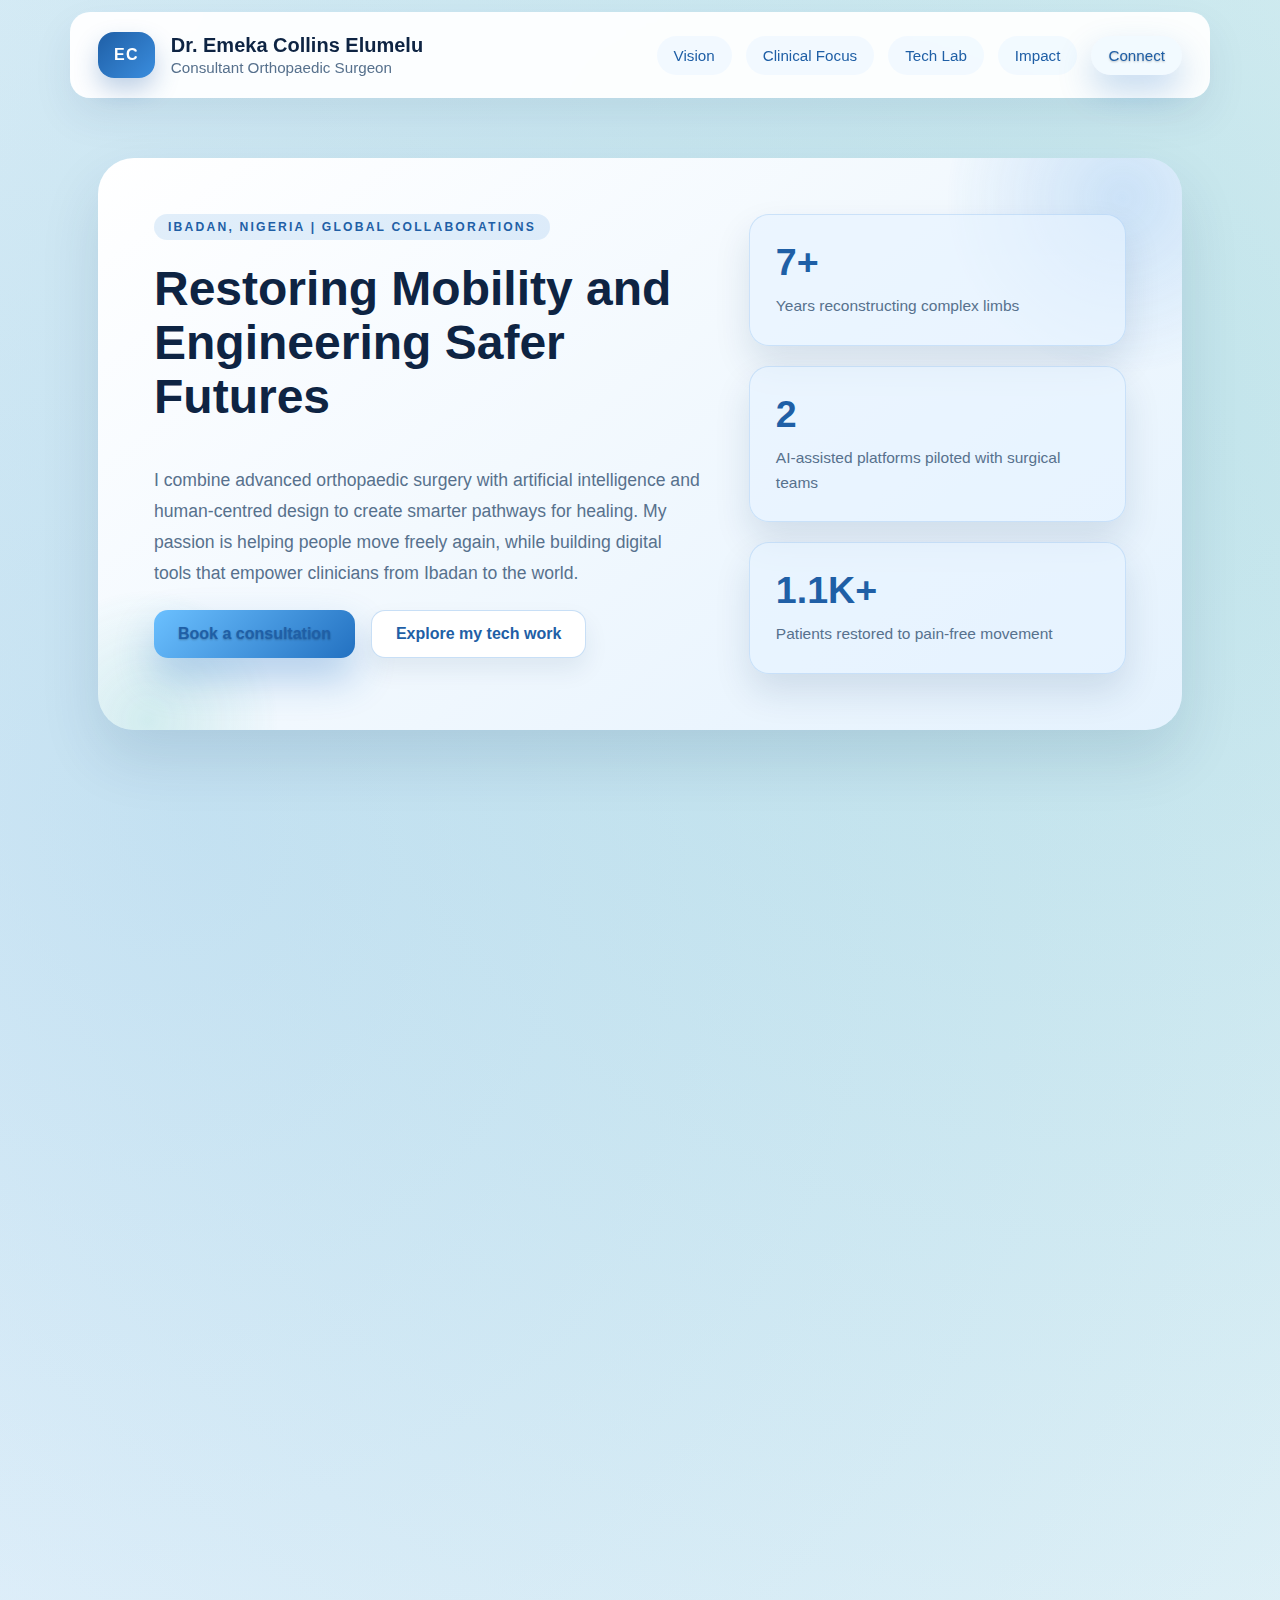
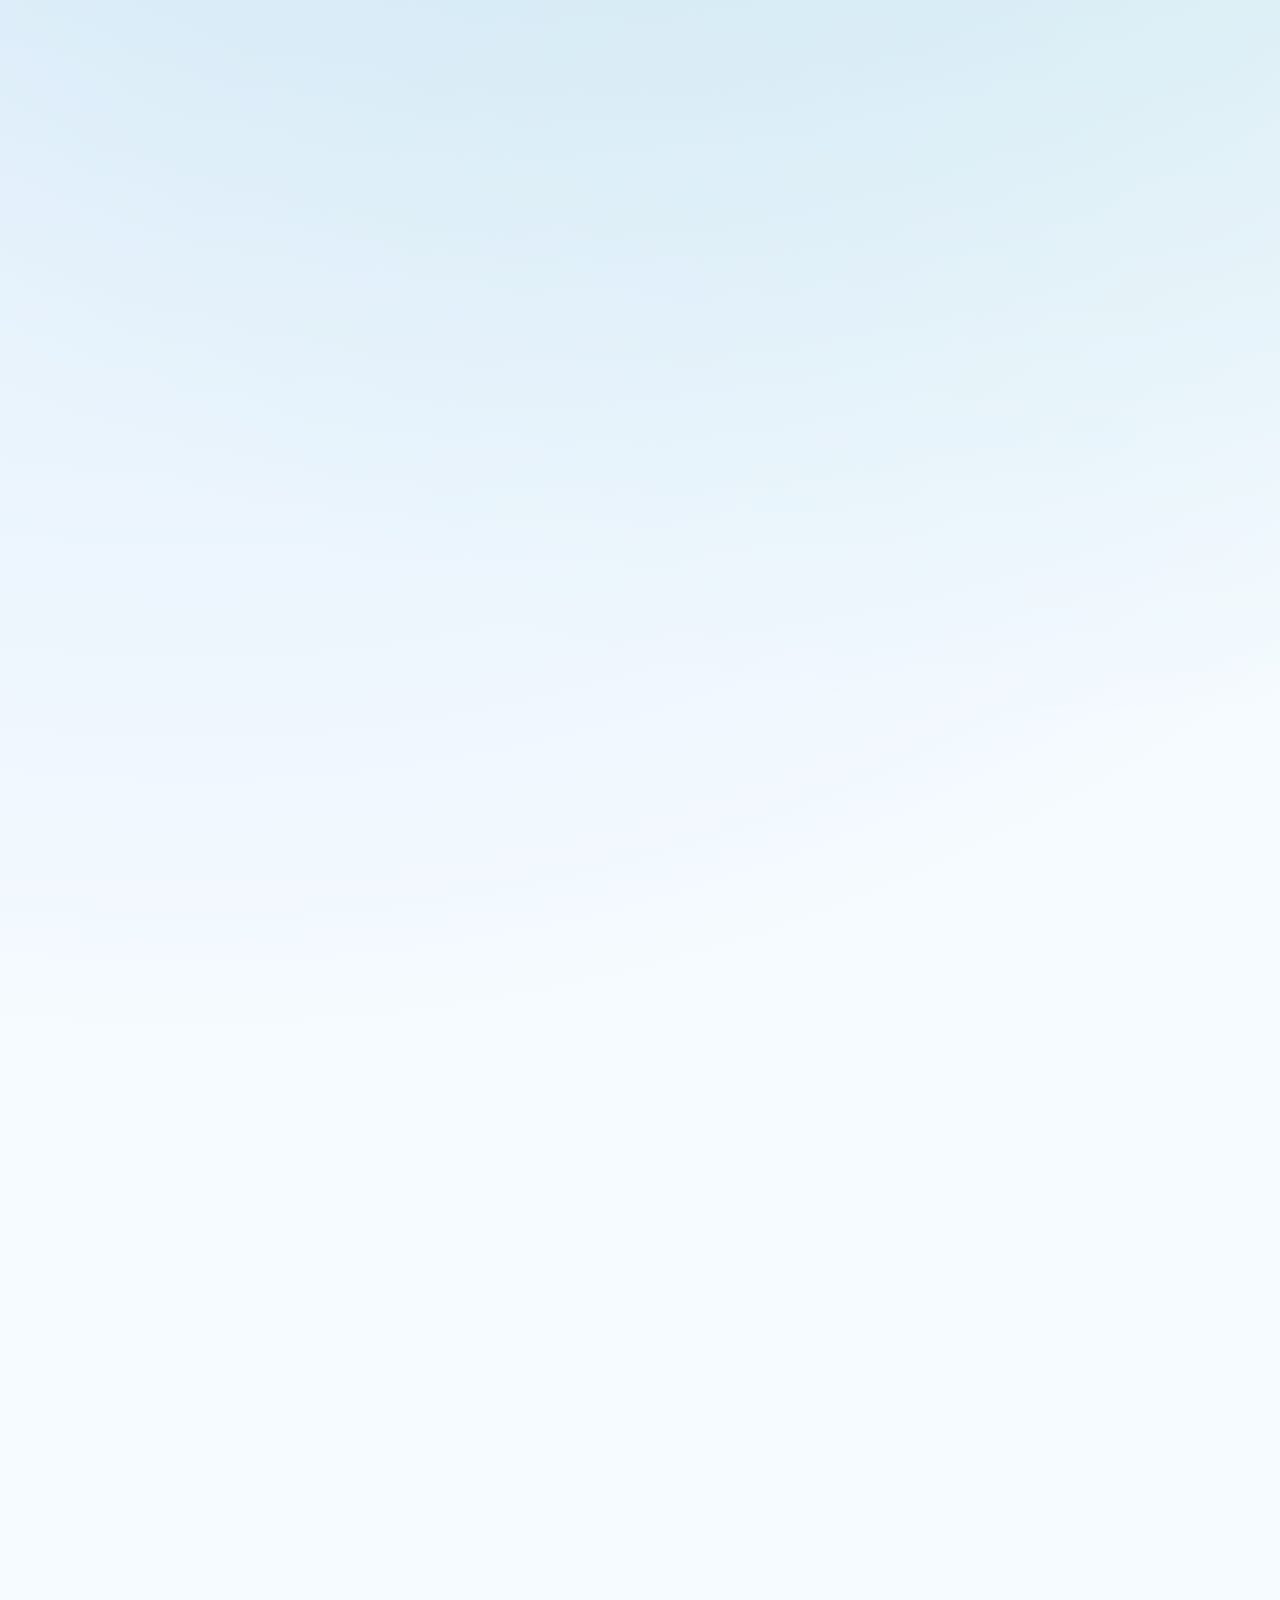
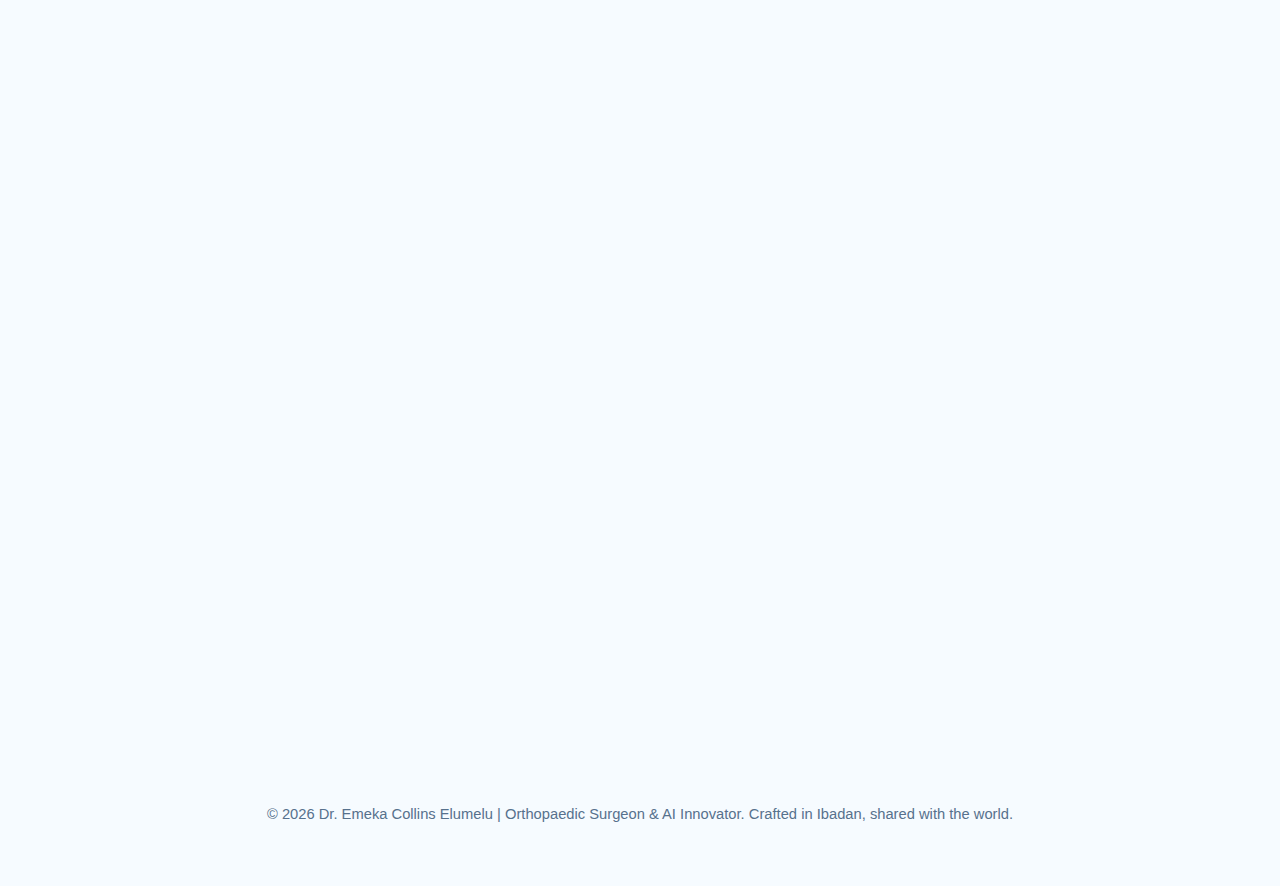
<file: index.html>
<!DOCTYPE html>
<html lang="en">
  <head>
    <meta charset="UTF-8" />
    <meta name="viewport" content="width=device-width, initial-scale=1.0" />
    <title>
      Dr. Emeka Collins Elumelu | Orthopaedic Surgeon & AI Innovator
    </title>
    <link rel="stylesheet" href="styles.css" />
  </head>
  <body class="portfolio-body">
    <header class="site-header" id="top">
      <div class="branding">
        <span class="logo-mark" aria-hidden="true">EC</span>
        <div class="brand-text">
          <p class="brand-name">Dr. Emeka Collins Elumelu</p>
          <p class="brand-role">Consultant Orthopaedic Surgeon</p>
        </div>
      </div>
      <button
        class="nav-toggle"
        type="button"
        aria-expanded="false"
        aria-controls="primary-nav"
      >
        <span class="sr-only">Toggle navigation</span>
        <span class="nav-toggle-icon" aria-hidden="true">
          <span class="nav-toggle-bar"></span>
          <span class="nav-toggle-bar"></span>
          <span class="nav-toggle-bar"></span>
        </span>
      </button>
      <nav class="site-nav" id="primary-nav" aria-label="Primary navigation">
        <a href="#hero">Vision</a>
        <a href="#clinical-excellence">Clinical Focus</a>
        <a href="#innovation">Tech Lab</a>
        <a href="#community">Impact</a>
        <a href="#connect" class="nav-cta">Connect</a>
      </nav>
    </header>

    <main>
      <section id="hero" class="hero reveal-on-scroll" data-animate-delay="0">
        <div class="hero-text">
          <p class="eyebrow reveal-on-scroll" data-animate-delay="80">
            Ibadan, Nigeria | Global Collaborations
          </p>
          <h1 class="reveal-on-scroll" data-animate-delay="120">
            Restoring Mobility and Engineering Safer Futures
          </h1>
          <p class="hero-description reveal-on-scroll" data-animate-delay="180">
            I combine advanced orthopaedic surgery with artificial intelligence
            and human-centred design to create smarter pathways for healing. My
            passion is helping people move freely again, while building digital
            tools that empower clinicians from Ibadan to the world.
          </p>
          <div class="hero-actions reveal-on-scroll" data-animate-delay="240">
            <a class="primary-action" href="#connect">Book a consultation</a>
            <a class="secondary-action" href="#innovation"
              >Explore my tech work</a
            >
          </div>
        </div>
        <div class="hero-metrics" aria-label="Highlights">
          <article class="metric-card reveal-on-scroll" data-animate-delay="80">
            <p class="metric-value" data-count="15" data-suffix="+">0</p>
            <p class="metric-label">Years reconstructing complex limbs</p>
          </article>
          <article
            class="metric-card reveal-on-scroll"
            data-animate-delay="140"
          >
            <p class="metric-value" data-count="4">0</p>
            <p class="metric-label">
              AI-assisted platforms piloted with surgical teams
            </p>
          </article>
          <article
            class="metric-card reveal-on-scroll"
            data-animate-delay="200"
          >
            <p
              class="metric-value"
              data-count="2000"
              data-suffix="+"
              data-format="compact"
            >
              0
            </p>
            <p class="metric-label">Patients restored to pain-free movement</p>
          </article>
        </div>
      </section>

      <section
        id="clinical-excellence"
        class="clinical-excellence reveal-on-scroll"
        data-animate-delay="0"
      >
        <div class="section-heading">
          <p class="eyebrow">Clinical Excellence</p>
          <h2>Precision care across the musculoskeletal spectrum</h2>
          <p>
            Each surgical journey is guided by data-informed planning, tactile
            expertise, and compassionate rehabilitation. I collaborate with
            multidisciplinary teams to deliver outcomes that last.
          </p>
        </div>
        <div class="focus-grid">
          <article class="focus-card reveal-on-scroll" data-animate-delay="60">
            <h3>Musculoskeletal Infections</h3>
            <p>
              Early detection protocols plus AI-driven antibiotic stewardship to
              save limbs and prevent recurrence.
            </p>
          </article>
          <article class="focus-card reveal-on-scroll" data-animate-delay="120">
            <h3>Complex Trauma</h3>
            <p>
              Rapid-response fracture care, polytrauma coordination, and
              long-term functional recovery planning.
            </p>
          </article>
          <article class="focus-card reveal-on-scroll" data-animate-delay="180">
            <h3>Joint Arthroplasties</h3>
            <p>
              Patient-specific instrumentation and navigation support for hips,
              knees, and shoulders.
            </p>
          </article>
          <article class="focus-card reveal-on-scroll" data-animate-delay="240">
            <h3>Musculoskeletal Oncology</h3>
            <p>
              Limb-sparing resections integrated with reconstructive roadmaps
              and targeted adjunct therapies.
            </p>
          </article>
          <article class="focus-card reveal-on-scroll" data-animate-delay="300">
            <h3>Limb Lengthening & Reconstruction</h3>
            <p>
              Circular fixators, PRECICE systems, and custom rehab regimens for
              deformity correction and trauma sequelae.
            </p>
          </article>
          <article class="focus-card reveal-on-scroll" data-animate-delay="360">
            <h3>Sports & High-Performance Care</h3>
            <p>
              Return-to-play analytics for athletes seeking resilient recovery
              without compromising future potential.
            </p>
          </article>
        </div>
      </section>

      <section
        id="innovation"
        class="innovation reveal-on-scroll"
        data-animate-delay="0"
      >
        <div class="section-heading">
          <p class="eyebrow">Innovation Lab</p>
          <h2>Where operating theatre insights meet intelligent software</h2>
          <p>
            I design front-end experiences and machine-learning workflows that
            keep orthopaedic teams informed, coordinated, and responsive.
          </p>
        </div>
        <div class="innovation-grid">
          <article
            class="innovation-card reveal-on-scroll"
            data-animate-delay="80"
          >
            <h3>Perioperative AI Copilot</h3>
            <p>
              A predictive infection risk dashboard pairing EHR data with wound
              imaging to recommend targeted interventions.
            </p>
            <ul>
              <li>Featured at Lagos MedTech Forum 2023</li>
              <li>Reduced postoperative infections by 18% in pilot studies</li>
            </ul>
          </article>
          <article
            class="innovation-card reveal-on-scroll"
            data-animate-delay="140"
          >
            <h3>Trauma Workflow Platform</h3>
            <p>
              A responsive web app uniting radiology, lab results, and theatre
              scheduling for streamlined trauma response.
            </p>
            <ul>
              <li>Built with React, TypeScript, and FHIR APIs</li>
              <li>Adopted by emergency units across Oyo State</li>
            </ul>
          </article>
          <article
            class="innovation-card reveal-on-scroll"
            data-animate-delay="200"
          >
            <h3>Rehab Companion</h3>
            <p>
              Mobile-first interfaces that coach patients through personalised
              exercises, paired with clinician dashboards.
            </p>
            <ul>
              <li>Increases adherence to rehab plans by 36%</li>
              <li>Multilingual support for West African clinics</li>
            </ul>
          </article>
        </div>
      </section>

      <section
        id="community"
        class="community reveal-on-scroll"
        data-animate-delay="0"
      >
        <div class="section-heading">
          <p class="eyebrow">Impact & Outreach</p>
          <h2>Building healthier communities across Ibadan and beyond</h2>
          <p>
            From teaching hospitals to grassroots outreach, I lead programmes
            that democratise access to orthopaedic care and digital health
            literacy.
          </p>
        </div>
        <div class="impact-grid">
          <article class="impact-card reveal-on-scroll" data-animate-delay="80">
            <h3>Surgical Training</h3>
            <p>
              Mentor for resident surgeons at University College Hospital with a
              focus on AI-assisted planning.
            </p>
          </article>
          <article
            class="impact-card reveal-on-scroll"
            data-animate-delay="140"
          >
            <h3>Rural Mobility Clinics</h3>
            <p>
              Quarterly outreach providing infection screening, casting, and
              prosthetic consults in underserved communities.
            </p>
          </article>
          <article
            class="impact-card reveal-on-scroll"
            data-animate-delay="200"
          >
            <h3>Tech for Good Meetups</h3>
            <p>
              Co-founder of Ibadan HealthTech Circle, connecting clinicians with
              engineers to co-create inclusive solutions.
            </p>
          </article>
        </div>
      </section>

      <section class="spotlight reveal-on-scroll" data-animate-delay="0">
        <div class="section-heading">
          <p class="eyebrow">Spotlight</p>
          <h2>Selected publications & talks</h2>
        </div>
        <ul class="spotlight-list">
          <li class="reveal-on-scroll" data-animate-delay="80">
            Using Computer Vision to Track Osseointegration in Limb Salvage,
            Journal of Orthopaedic Science, 2024.
          </li>
          <li class="reveal-on-scroll" data-animate-delay="140">
            Keynote: Bridging AI and Orthopaedics for Emerging Economies,
            African Digital Health Summit, Kigali.
          </li>
          <li class="reveal-on-scroll" data-animate-delay="200">
            Co-author: Infection Control Playbook for the Tropical Theatre,
            Ibadan Surgical Review, 2025.
          </li>
        </ul>
      </section>

      <section
        id="connect"
        class="connect reveal-on-scroll"
        data-animate-delay="0"
      >
        <div class="connect-card">
          <div class="connect-content reveal-on-scroll" data-animate-delay="80">
            <p class="eyebrow">Let's collaborate</p>
            <h2>Ready to co-create better movement stories?</h2>
            <p>
              Whether you need a complex reconstruction, want to pilot a health
              tech solution, or are seeking a speaker for your next conference,
              I am excited to help.
            </p>
            <div class="contact-info">
              <p>
                <strong>Clinic:</strong> Summit Orthopaedics, Ring Road, Ibadan
              </p>
              <p>
                <strong>Email:</strong>
                <a href="mailto:hello@drayodele.com">hello@drayodele.com</a>
              </p>
              <p>
                <strong>Phone:</strong>
                <a href="tel:+2348030000000">+234 803 000 0000</a>
              </p>
            </div>
          </div>
          <div class="connect-cta reveal-on-scroll" data-animate-delay="160">
            <a class="primary-action" href="mailto:hello@drayodele.com"
              >Schedule a consultation</a
            >
            <a class="secondary-action" href="#top">Back to top</a>
          </div>
        </div>
      </section>
    </main>

    <footer class="site-footer">
      <p>
        &copy; <span id="year">2024</span> Dr. Emeka Collins Elumelu |
        Orthopaedic Surgeon & AI Innovator. Crafted in Ibadan, shared with the
        world.
      </p>
    </footer>

    <script>
      const yearElement = document.getElementById("year");
      if (yearElement) {
        yearElement.textContent = new Date().getFullYear();
      }

      const navToggle = document.querySelector(".nav-toggle");
      const siteNav = document.getElementById("primary-nav");

      if (navToggle && siteNav) {
        navToggle.addEventListener("click", () => {
          const isOpen = navToggle.getAttribute("aria-expanded") === "true";
          navToggle.setAttribute("aria-expanded", String(!isOpen));
          siteNav.classList.toggle("is-open", !isOpen);
        });

        siteNav.querySelectorAll("a").forEach((link) => {
          link.addEventListener("click", () => {
            navToggle.setAttribute("aria-expanded", "false");
            siteNav.classList.remove("is-open");
          });
        });
      }

      document.querySelectorAll('a[href^="#"]').forEach((anchor) => {
        anchor.addEventListener("click", (event) => {
          const targetId = anchor.getAttribute("href");
          const target = document.querySelector(targetId);
          if (target) {
            event.preventDefault();
            target.scrollIntoView({ behavior: "smooth", block: "start" });
          }
        });
      });

      const header = document.querySelector(".site-header");
      const updateHeaderState = () => {
        if (!header) return;
        const shouldCondense = window.scrollY > 40;
        header.classList.toggle("is-condensed", shouldCondense);
      };
      updateHeaderState();
      window.addEventListener("scroll", updateHeaderState, { passive: true });

      const revealElements = Array.from(
        document.querySelectorAll(".reveal-on-scroll")
      );
      const metricElements = Array.from(
        document.querySelectorAll(".metric-value[data-count]")
      );
      const prefersReducedMotion = window.matchMedia(
        "(prefers-reduced-motion: reduce)"
      );

      const compactFormatter = new Intl.NumberFormat("en", {
        notation: "compact",
        maximumFractionDigits: 1,
      });
      const numberFormatter = new Intl.NumberFormat();

      const formatValue = (value, el) => {
        if (!el) return value;
        if (el.dataset.format === "compact") {
          return compactFormatter.format(value);
        }
        return numberFormatter.format(value);
      };

      const animateCounter = (el) => {
        const target = Number(el.dataset.count || 0);
        if (!target || el.dataset.animated === "true") {
          const finalValue =
            formatValue(target, el) + (el.dataset.suffix || "");
          el.textContent = finalValue;
          return;
        }

        const duration = 1400;
        const startTime = performance.now();
        const suffix = el.dataset.suffix || "";

        const step = (now) => {
          const elapsed = now - startTime;
          const progress = Math.min(elapsed / duration, 1);
          const currentValue = Math.floor(progress * target);
          el.textContent = `${formatValue(currentValue, el)}${suffix}`;
          if (progress < 1) {
            requestAnimationFrame(step);
          } else {
            el.dataset.animated = "true";
            el.textContent = `${formatValue(target, el)}${suffix}`;
          }
        };

        requestAnimationFrame(step);
      };

      const applyTransitionDelays = () => {
        revealElements.forEach((el) => {
          const delay = Number(el.dataset.animateDelay || 0);
          if (delay) {
            el.style.transitionDelay = `${delay}ms`;
          }
        });
      };

      const revealAllImmediately = () => {
        revealElements.forEach((el) => {
          el.classList.add("is-visible");
        });
        metricElements.forEach((el) => {
          const target = Number(el.dataset.count || 0);
          const suffix = el.dataset.suffix || "";
          el.dataset.animated = "true";
          el.textContent = `${formatValue(target, el)}${suffix}`;
        });
      };

      const createObserver = () => {
        const observer = new IntersectionObserver(
          (entries) => {
            entries.forEach((entry) => {
              if (entry.isIntersecting) {
                entry.target.classList.add("is-visible");
                if (entry.target.matches(".metric-card")) {
                  entry.target
                    .querySelectorAll(".metric-value[data-count]")
                    .forEach(animateCounter);
                }
                observer.unobserve(entry.target);
              }
            });
          },
          {
            threshold: 0.18,
            rootMargin: "0px 0px -80px 0px",
          }
        );

        revealElements.forEach((el) => observer.observe(el));
      };

      applyTransitionDelays();

      if (prefersReducedMotion.matches) {
        revealAllImmediately();
      } else {
        createObserver();
      }

      const handleMotionChange = (event) => {
        if (event.matches) {
          revealAllImmediately();
        }
      };

      if (typeof prefersReducedMotion.addEventListener === "function") {
        prefersReducedMotion.addEventListener("change", handleMotionChange);
      } else if (typeof prefersReducedMotion.addListener === "function") {
        prefersReducedMotion.addListener(handleMotionChange);
      }
    </script>
  </body>
</html>
</file>
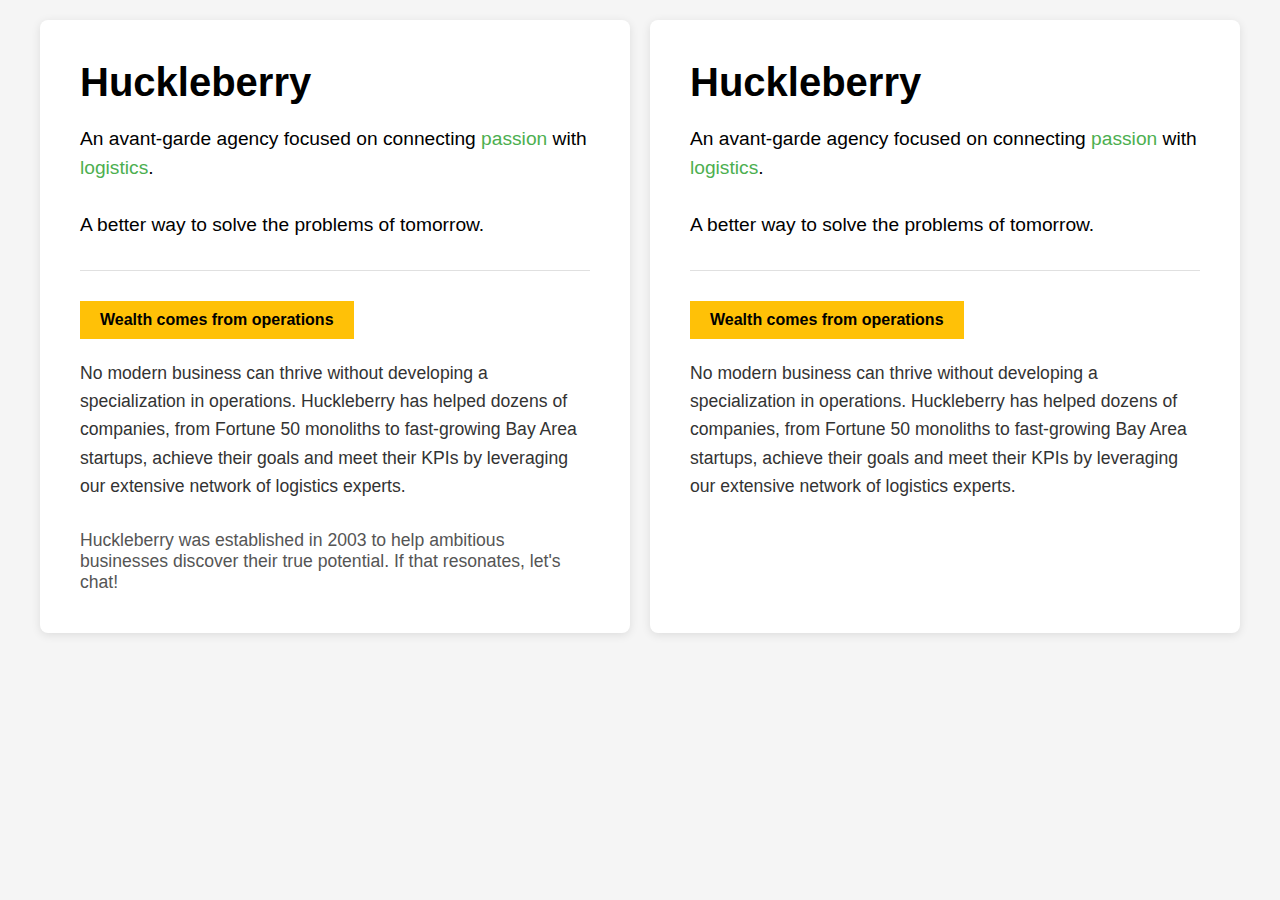
<file: assignment2.html>
<!DOCTYPE html>
<html lang="en">
  <head>
    <meta
      charset="UTF-8"
      <meta
      name="viewport"
      content="width=device-width, initial-scale=1.0"
    />
    <title>Huckleberry</title>
    <link rel="stylesheet" href="styles.css" />
  </head>
  <body>
    <div class="container">
      <div class="column left">
        <div class="content-card">
          <h1>Huckleberry</h1>

          <div class="tagline">
            An avant-garde agency focused on connecting
            <span class="highlight-text">passion</span> with
            <span class="highlight-text">logistics</span>. <br /><br />
            A better way to solve the problems of tomorrow.
          </div>

          <div class="operations-section">
            <div class="operations-header">Wealth comes from operations</div>

            <div class="operations-content">
              No modern business can thrive without developing a specialization
              in operations. Huckleberry has helped dozens of companies, from
              Fortune 50 monoliths to fast-growing Bay Area startups, achieve
              their goals and meet their KPIs by leveraging our extensive
              network of logistics experts.
            </div>

            <div class="footer">
              Huckleberry was established in 2003 to help ambitious businesses
              discover their true potential. If that resonates, let's chat!
            </div>
          </div>
        </div>
      </div>

      <div class="column right">
        <div class="content-card">
          <h1>Huckleberry</h1>

          <div class="tagline">
            An avant-garde agency focused on connecting
            <span class="highlight-text">passion</span> with
            <span class="highlight-text">logistics</span>. <br /><br />
            A better way to solve the problems of tomorrow.
          </div>

          <div class="operations-section">
            <div class="operations-header">Wealth comes from operations</div>

            <div class="operations-content">
              No modern business can thrive without developing a specialization
              in operations. Huckleberry has helped dozens of companies, from
              Fortune 50 monoliths to fast-growing Bay Area startups, achieve
              their goals and meet their KPIs by leveraging our extensive
              network of logistics experts.
            </div>
          </div>
        </div>
      </div>
    </div>
  </body>
</html>
</file>
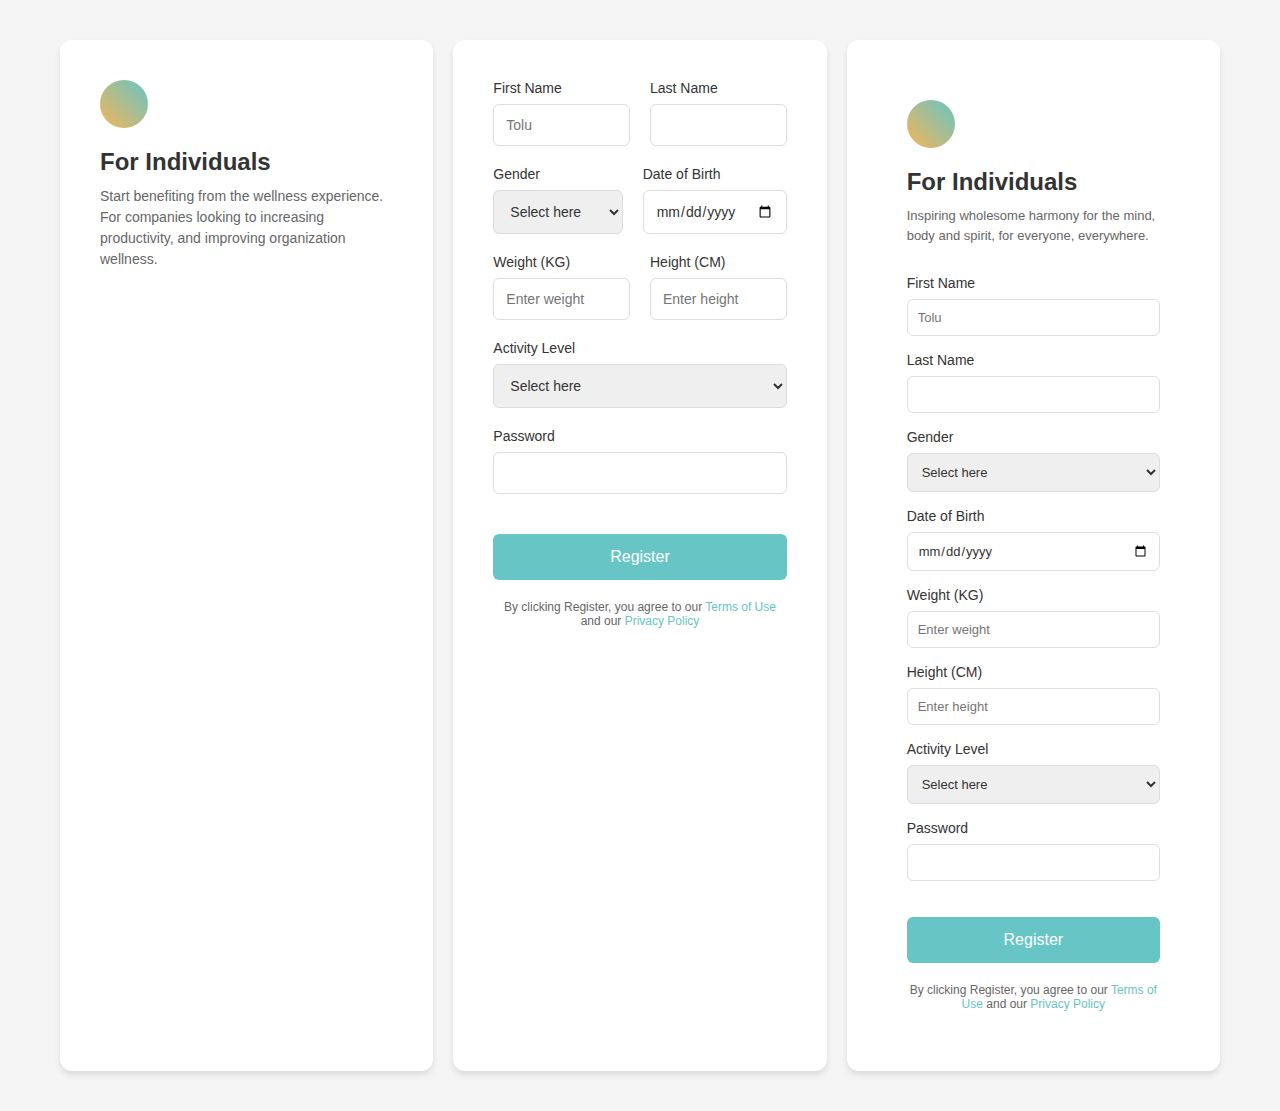
<file: assignment4.html>
<!DOCTYPE html>
<html lang="en">
  <head>
    <meta charset="UTF-8" />
    <meta name="viewport" content="width=device-width, initial-scale=1.0" />
    <title>For Individuals - Registration</title>
    <link rel="stylesheet" href="styles4.css" />
  </head>
  <body>
    <div class="container">
      <!-- Left Section - Introduction -->
      <section class="form-section">
        <div class="logo"></div>
        <h1>For Individuals</h1>
        <p class="subtitle">
          Start benefiting from the wellness experience. For companies looking
          to increasing productivity, and improving organization wellness.
        </p>
      </section>

      <!-- Middle Section - Registration Form -->
      <section class="form-section">
        <form>
          <div class="form-row">
            <div class="form-column">
              <label for="firstName">First Name</label>
              <input type="text" id="firstName" placeholder="Tolu" />
            </div>
            <div class="form-column">
              <label for="lastName">Last Name</label>
              <input type="text" id="lastName" />
            </div>
          </div>

          <div class="form-row">
            <div class="form-column">
              <label for="gender">Gender</label>
              <select id="gender">
                <option value="" disabled selected>Select here</option>
                <option value="male">Male</option>
                <option value="female">Female</option>
                <option value="other">Other</option>
              </select>
            </div>
            <div class="form-column">
              <label for="dob">Date of Birth</label>
              <input type="date" id="dob" />
            </div>
          </div>

          <div class="form-row">
            <div class="form-column">
              <label for="weight">Weight (KG)</label>
              <input type="number" id="weight" placeholder="Enter weight" />
            </div>
            <div class="form-column">
              <label for="height">Height (CM)</label>
              <input type="number" id="height" placeholder="Enter height" />
            </div>
          </div>

          <div class="form-group">
            <label for="activity">Activity Level</label>
            <select id="activity">
              <option value="" disabled selected>Select here</option>
              <option value="low">Low</option>
              <option value="moderate">Moderate</option>
              <option value="high">High</option>
            </select>
          </div>

          <div class="form-group">
            <label for="password">Password</label>
            <input type="password" id="password" />
          </div>

          <button type="submit" class="register-btn">Register</button>

          <p class="terms">
            By clicking Register, you agree to our
            <a href="#">Terms of Use</a> and our <a href="#">Privacy Policy</a>
          </p>
        </form>
      </section>

      <!-- Right Section - Mobile Preview -->
      <section class="form-section">
        <div class="mobile-preview">
          <div class="logo"></div>
          <h1>For Individuals</h1>
          <p class="subtitle">
            Inspiring wholesome harmony for the mind, body and spirit, for
            everyone, everywhere.
          </p>
          <form>
            <div class="form-group">
              <label for="mobileFirstName">First Name</label>
              <input type="text" id="mobileFirstName" placeholder="Tolu" />
            </div>

            <div class="form-group">
              <label for="mobileLastName">Last Name</label>
              <input type="text" id="mobileLastName" />
            </div>

            <div class="form-group">
              <label for="mobileGender">Gender</label>
              <select id="mobileGender">
                <option value="" disabled selected>Select here</option>
                <option value="male">Male</option>
                <option value="female">Female</option>
                <option value="other">Other</option>
              </select>
            </div>

            <div class="form-group">
              <label for="mobileDob">Date of Birth</label>
              <input type="date" id="mobileDob" />
            </div>

            <div class="form-group">
              <label for="mobileWeight">Weight (KG)</label>
              <input
                type="number"
                id="mobileWeight"
                placeholder="Enter weight"
              />
            </div>

            <div class="form-group">
              <label for="mobileHeight">Height (CM)</label>
              <input
                type="number"
                id="mobileHeight"
                placeholder="Enter height"
              />
            </div>

            <div class="form-group">
              <label for="mobileActivity">Activity Level</label>
              <select id="mobileActivity">
                <option value="" disabled selected>Select here</option>
                <option value="low">Low</option>
                <option value="moderate">Moderate</option>
                <option value="high">High</option>
              </select>
            </div>

            <div class="form-group">
              <label for="mobilePassword">Password</label>
              <input type="password" id="mobilePassword" />
            </div>

            <button type="submit" class="register-btn">Register</button>

            <p class="terms">
              By clicking Register, you agree to our
              <a href="#">Terms of Use</a> and our
              <a href="#">Privacy Policy</a>
            </p>
          </form>
        </div>
      </section>
    </div>
  </body>
</html>
</file>
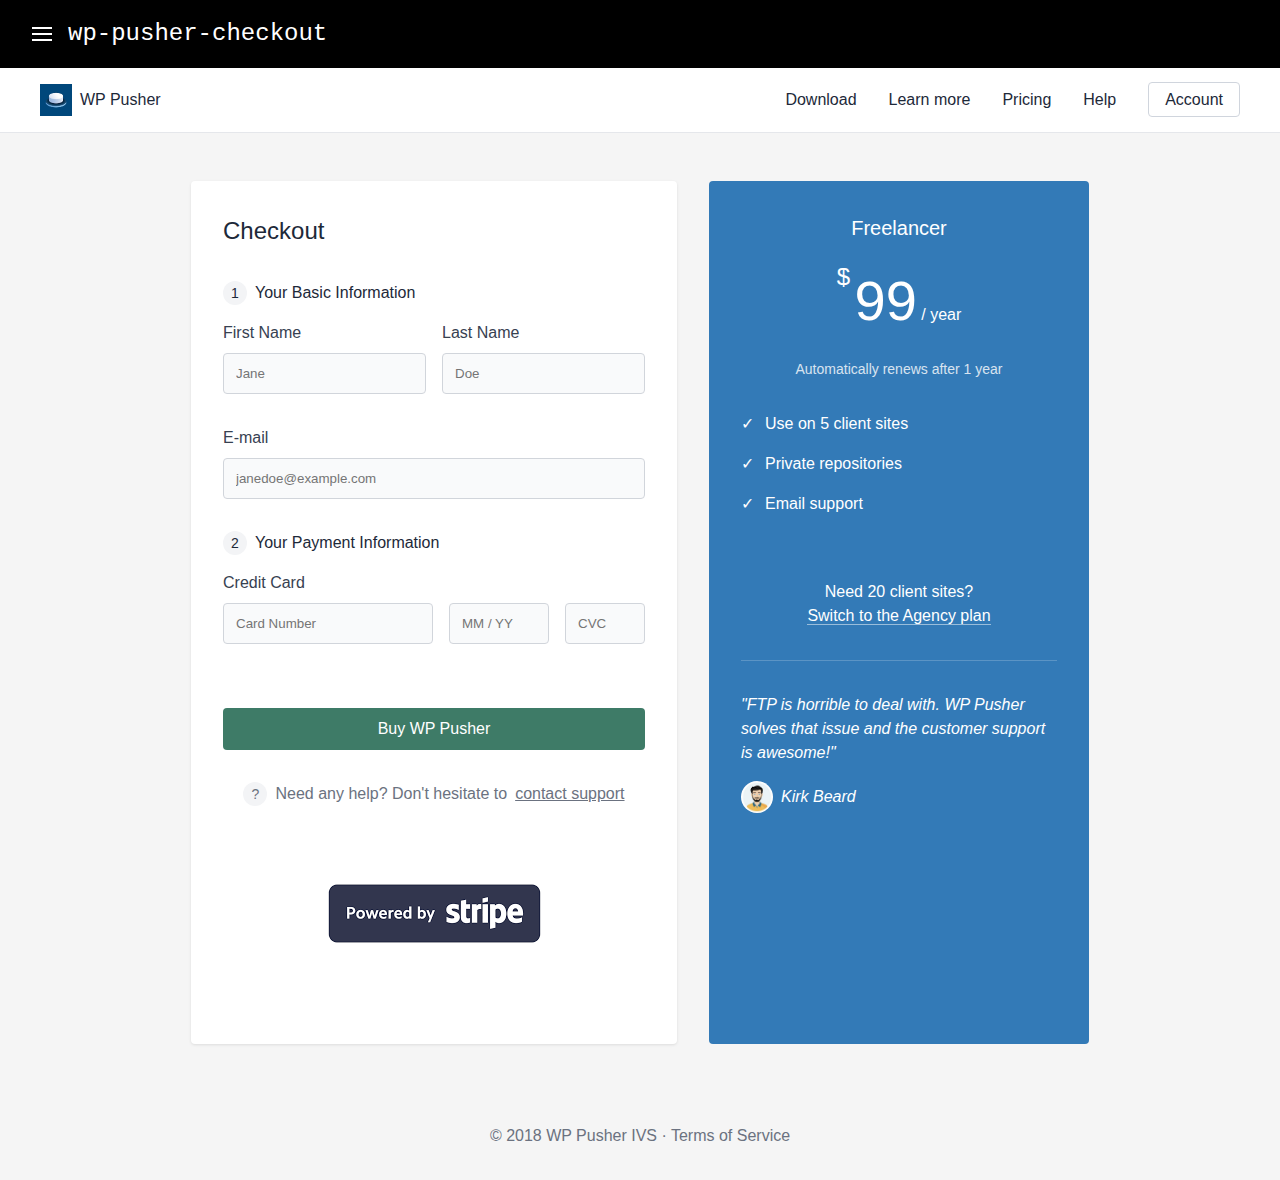
<file: assignment5.html>
<!DOCTYPE html>
<html lang="en">
  <head>
    <meta charset="UTF-8" />
    <meta name="viewport" content="width=device-width, initial-scale=1.0" />
    <title>WP Pusher Checkout</title>
    <link rel="stylesheet" href="style5.css" />
  </head>
  <body>
    <header>
      <div class="header-content">
        <div class="menu-icon">
          <span></span>
          <span></span>
          <span></span>
        </div>
        <h1>wp-pusher-checkout</h1>
      </div>
    </header>

    <div class="main-wrapper">
      <div class="nav-container">
        <nav>
          <div class="logo">
            <img src="wp pusher image.jpg" alt="WP Pusher Logo" />
            <span>WP Pusher</span>
          </div>
          <ul class="nav-links">
            <li><a href="#">Download</a></li>
            <li><a href="#">Learn more</a></li>
            <li><a href="#">Pricing</a></li>
            <li><a href="#">Help</a></li>
            <li><a href="#" class="account-btn">Account</a></li>
          </ul>
        </nav>
      </div>

      <main class="checkout-container">
        <div class="checkout-form">
          <h2>Checkout</h2>

          <form>
            <div class="form-section">
              <h3><span class="number">1</span>Your Basic Information</h3>
              <div class="input-row">
                <div class="input-group">
                  <label>First Name</label>
                  <input type="text" placeholder="Jane" />
                </div>
                <div class="input-group">
                  <label>Last Name</label>
                  <input type="text" placeholder="Doe" />
                </div>
              </div>
              <div class="input-group">
                <label>E-mail</label>
                <input type="email" placeholder="janedoe@example.com" />
              </div>
            </div>

            <div class="form-section">
              <h3><span class="number">2</span>Your Payment Information</h3>
              <div class="input-group">
                <label>Credit Card</label>
                <div class="credit-card-input">
                  <input type="text" placeholder="Card Number" />
                  <input type="text" placeholder="MM / YY" />
                  <input type="text" placeholder="CVC" />
                </div>
              </div>
            </div>

            <button type="submit" class="submit-btn">Buy WP Pusher</button>

            <div class="help-section">
              <p>
                <span class="number">?</span>
                Need any help? Don't hesitate to
                <a href="#">contact support</a>
              </p>
              <img src="stripe logo.png" alt="Powered by Stripe" />
            </div>
          </form>
        </div>

        <div class="pricing-card">
          <h3>Freelancer</h3>
          <div class="price">
            <span class="currency">$</span>
            <span class="amount">99</span>
            <span class="period">/ year</span>
          </div>
          <p class="renewal-text">Automatically renews after 1 year</p>

          <ul class="features">
            <li>Use on 5 client sites</li>
            <li>Private repositories</li>
            <li>Email support</li>
          </ul>

          <div class="upgrade-info">
            <p>Need 20 client sites?</p>
            <a href="#">Switch to the Agency plan</a>
          </div>

          <div class="testimonial">
            <p>
              "FTP is horrible to deal with. WP Pusher solves that issue and the
              customer support is awesome!"
            </p>
            <div class="author">
              <img src="male avater.jpg" alt="Author avatar" />
              <span>Kirk Beard</span>
            </div>
          </div>
        </div>
      </main>

      <footer>
        <p>&copy; 2018 WP Pusher IVS · <a href="#">Terms of Service</a></p>
      </footer>
    </div>
  </body>
</html>
</file>
<file: styles4.css>
* {
  margin: 0;
  padding: 0;
  box-sizing: border-box;
  font-family: -apple-system, BlinkMacSystemFont, "Segoe UI", Roboto, Oxygen,
    Ubuntu, Cantarell, sans-serif;
}

body {
  background-color: #f5f5f5;
  display: flex;
  justify-content: center;
  align-items: center;
  min-height: 100vh;
  padding: 20px;
}

.container {
  display: flex;
  max-width: 1200px;
  gap: 20px;
  margin: 0 auto;
  padding: 20px;
}

.form-section {
  flex: 1;
  background: white;
  padding: 40px;
  border-radius: 12px;
  box-shadow: 0 4px 6px rgba(0, 0, 0, 0.1);
}

/* Mobile Preview Specific Styles */
.mobile-preview {
  max-width: 375px;
  margin: 0 auto;
  padding: 20px;
}

.mobile-preview .form-group {
  margin-bottom: 16px;
}

.mobile-preview input,
.mobile-preview select {
  font-size: 13px;
  padding: 10px;
}

.mobile-preview .subtitle {
  font-size: 13px;
}

.logo {
  width: 48px;
  height: 48px;
  background: linear-gradient(45deg, #f3b557, #67c5c5);
  border-radius: 50%;
  margin-bottom: 20px;
}

h1 {
  font-size: 24px;
  margin-bottom: 10px;
  color: #333;
}

.subtitle {
  color: #666;
  font-size: 14px;
  margin-bottom: 30px;
  line-height: 1.5;
}

.form-group {
  margin-bottom: 20px;
}

.form-row {
  display: flex;
  gap: 20px;
  margin-bottom: 20px;
}

.form-column {
  flex: 1;
}

label {
  display: block;
  margin-bottom: 8px;
  color: #333;
  font-size: 14px;
}

input,
select {
  width: 100%;
  padding: 12px;
  border: 1px solid #ddd;
  border-radius: 6px;
  font-size: 14px;
  color: #333;
}

input:focus,
select:focus {
  outline: none;
  border-color: #67c5c5;
}

.register-btn {
  width: 100%;
  padding: 14px;
  background-color: #67c5c5;
  color: white;
  border: none;
  border-radius: 6px;
  font-size: 16px;
  cursor: pointer;
  transition: background-color 0.3s;
  margin-top: 20px;
}

.register-btn:hover {
  background-color: #5ab2b2;
}

.terms {
  margin-top: 20px;
  font-size: 12px;
  color: #666;
  text-align: center;
}

.terms a {
  color: #67c5c5;
  text-decoration: none;
}

.terms a:hover {
  text-decoration: underline;
}

/* Mobile Responsive Design */
@media (max-width: 1024px) {
  .container {
    flex-direction: column;
  }

  .form-section {
    width: 100%;
  }

  .mobile-preview {
    max-width: 100%;
  }
}

@media (max-width: 480px) {
  .form-row {
    flex-direction: column;
    gap: 10px;
  }

  .form-section {
    padding: 20px;
  }
}
</file>
<file: styles.css>
/* Reset */
* {
  margin: 0;
  padding: 0;
  box-sizing: border-box;
}

/* Base Styles */
body {
  font-family: Arial, sans-serif;
  background-color: #f5f5f5;
  min-height: 100vh;
  padding: 20px;
}

html {
  scroll-behavior: smooth;
}

/* Layout */
.container {
  max-width: 1200px;
  margin: 0 auto;
  display: flex;
  gap: 20px;
}

.column {
  flex: 1;
}

.content-card {
  background: white;
  padding: 40px;
  border-radius: 8px;
  box-shadow: 0 2px 10px rgba(0, 0, 0, 0.1);
  height: 100%;
}

/* Typography */
h1 {
  font-size: 2.5em;
  margin-bottom: 20px;
  font-weight: bold;
}

.tagline {
  font-size: 1.2em;
  margin-bottom: 30px;
  line-height: 1.5;
}

.highlight-text {
  color: #4caf50;
  font-weight: 500;
}

/* Operations Section */
.operations-section {
  margin-top: 30px;
  border-top: 1px solid #e0e0e0;
  padding-top: 30px;
}

.operations-header {
  background: #ffc107;
  color: black;
  padding: 10px 20px;
  display: inline-block;
  margin-bottom: 20px;
  font-weight: bold;
}

.operations-content {
  font-size: 1.1em;
  line-height: 1.6;
  color: #333;
}

/* Footer */
.footer {
  margin-top: 30px;
  font-size: 1.1em;
  color: #555;
}

/* Responsive Design */
@media (max-width: 768px) {
  .container {
    flex-direction: column;
  }

  .column {
    width: 100%;
  }
}

/* Portfolio site base */
:root {
  --deep-navy: #0a3358;
  --mid-navy: #1f5fa6;
  --accent-sky: #3a8dde;
  --accent-teal: #35b1a5;
  --sky-blue: #e7f3ff;
  --sky-blue-soft: #f6fbff;
  --cloud-white: rgba(255, 255, 255, 0.94);
  --text-primary: #0e2443;
  --text-muted: #57718d;
  --card-shadow: 0 28px 60px rgba(8, 51, 88, 0.12);
}

body.portfolio-body {
  background:
    radial-gradient(circle at 15% 20%, rgba(58, 141, 222, 0.18), transparent 55%),
    radial-gradient(circle at 85% 10%, rgba(53, 177, 165, 0.22), transparent 50%),
    var(--sky-blue-soft);
  color: var(--text-primary);
  font-family: "Segoe UI", "Inter", sans-serif;
  padding: 0;
}

.reveal-on-scroll {
  opacity: 0;
  transform: translateY(24px);
  transition: opacity 0.6s ease, transform 0.6s ease;
}

.reveal-on-scroll.is-visible {
  opacity: 1;
  transform: translateY(0);
}

.portfolio-body a {
  color: var(--mid-navy);
  text-decoration: none;
  transition: color 0.2s ease, text-decoration-color 0.2s ease;
}

.portfolio-body a:hover,
.portfolio-body a:focus {
  text-decoration: underline;
  text-decoration-color: currentColor;
}

.site-header {
  max-width: 1140px;
  margin: 0 auto;
  padding: 20px 28px;
  display: flex;
  align-items: center;
  justify-content: space-between;
  gap: 32px;
  background: var(--cloud-white);
  backdrop-filter: blur(12px);
  border-radius: 20px;
  box-shadow: 0 18px 40px rgba(12, 53, 96, 0.08);
  position: sticky;
  top: 12px;
  z-index: 50;
  transition: padding 0.25s ease, box-shadow 0.25s ease, border-radius 0.25s ease;
}

.site-header.is-condensed {
  padding: 14px 24px;
  border-radius: 16px;
  box-shadow: 0 12px 28px rgba(12, 53, 96, 0.12);
}

.branding {
  display: flex;
  align-items: center;
  gap: 16px;
}

.sr-only {
  position: absolute;
  width: 1px;
  height: 1px;
  padding: 0;
  margin: -1px;
  overflow: hidden;
  clip: rect(0, 0, 0, 0);
  white-space: nowrap;
  border: 0;
}

.logo-mark {
  display: inline-flex;
  align-items: center;
  justify-content: center;
  background: linear-gradient(135deg, var(--mid-navy), var(--accent-sky));
  color: #ffffff;
  font-weight: 600;
  letter-spacing: 0.08em;
  padding: 14px 16px;
  border-radius: 16px;
  box-shadow: 0 12px 25px rgba(31, 95, 166, 0.28);
}

.brand-text {
  display: flex;
  flex-direction: column;
  gap: 2px;
}

.brand-name {
  font-size: 1.25rem;
  font-weight: 600;
}

.brand-role {
  font-size: 0.95rem;
  color: var(--text-muted);
}

.site-nav {
  display: flex;
  gap: 14px;
  align-items: center;
  flex-wrap: wrap;
  font-size: 0.95rem;
}

.nav-toggle {
  display: none;
  position: relative;
  width: 48px;
  height: 48px;
  border-radius: 14px;
  border: 1px solid rgba(58, 141, 222, 0.24);
  background: rgba(231, 243, 255, 0.65);
  box-shadow: 0 12px 24px rgba(8, 51, 88, 0.08);
  cursor: pointer;
  transition: background 0.2s ease, transform 0.2s ease;
}

.nav-toggle:hover,
.nav-toggle:focus {
  background: rgba(231, 243, 255, 0.88);
  transform: translateY(-1px);
}

.nav-toggle-icon {
  position: relative;
  width: 24px;
  height: 18px;
  display: block;
}

.nav-toggle-bar {
  position: absolute;
  left: 0;
  right: 0;
  height: 2px;
  border-radius: 999px;
  background: var(--mid-navy);
  transition: transform 0.3s ease, opacity 0.3s ease, top 0.3s ease;
}

.nav-toggle-bar:nth-of-type(1) {
  top: 0;
}

.nav-toggle-bar:nth-of-type(2) {
  top: 8px;
}

.nav-toggle-bar:nth-of-type(3) {
  top: 16px;
}

.nav-toggle[aria-expanded="true"] .nav-toggle-bar:nth-of-type(1) {
  top: 8px;
  transform: rotate(45deg);
}

.nav-toggle[aria-expanded="true"] .nav-toggle-bar:nth-of-type(2) {
  opacity: 0;
}

.nav-toggle[aria-expanded="true"] .nav-toggle-bar:nth-of-type(3) {
  top: 8px;
  transform: rotate(-45deg);
}

.site-nav a {
  padding: 10px 16px;
  border-radius: 999px;
  background: rgba(227, 243, 255, 0.4);
  border: 1px solid transparent;
  transition: background 0.3s ease, color 0.3s ease, border 0.3s ease;
}

.site-nav a:hover,
.site-nav a:focus {
  background: rgba(58, 141, 222, 0.15);
  border-color: rgba(58, 141, 222, 0.22);
}

.nav-cta {
  background: linear-gradient(135deg, #6bc0ff, #2371c1);
  color: #ffffff;
  text-shadow: 0 1px 2px rgba(0, 0, 0, 0.25);
  box-shadow: 0 16px 34px rgba(35, 113, 193, 0.26);
}

.nav-cta:hover,
.nav-cta:focus {
  background: linear-gradient(135deg, #2371c1, #0f3d68);
  color: #ffffff;
}

main {
  max-width: 1140px;
  margin: 0 auto;
  padding: 72px 28px 120px;
  display: flex;
  flex-direction: column;
  gap: 96px;
}

.hero {
  position: relative;
  display: grid;
  grid-template-columns: minmax(0, 1.45fr) minmax(0, 1fr);
  gap: 48px;
  padding: 56px;
  background: linear-gradient(145deg, #ffffff, rgba(231, 243, 255, 0.92));
  border-radius: 36px;
  box-shadow: var(--card-shadow);
  overflow: hidden;
  isolation: isolate;
}

.hero::before,
.hero::after {
  content: "";
  position: absolute;
  border-radius: 50%;
  filter: blur(0);
  opacity: 0.8;
  z-index: -1;
  animation: orbDrift 18s ease-in-out infinite;
}

.hero::before {
  width: 360px;
  height: 360px;
  background: radial-gradient(circle at center, rgba(58, 141, 222, 0.25), transparent 70%);
  top: -140px;
  right: -120px;
  animation-delay: -6s;
}

.hero::after {
  width: 260px;
  height: 260px;
  background: radial-gradient(circle at center, rgba(53, 177, 165, 0.22), transparent 72%);
  bottom: -120px;
  left: -80px;
  animation-duration: 22s;
}

.hero-text {
  display: flex;
  flex-direction: column;
  gap: 22px;
}

.eyebrow {
  display: inline-flex;
  align-items: center;
  text-transform: uppercase;
  letter-spacing: 0.18em;
  font-size: 0.76rem;
  font-weight: 600;
  color: var(--mid-navy);
  background: rgba(58, 141, 222, 0.14);
  border-radius: 999px;
  padding: 6px 14px;
  width: fit-content;
}

.hero h1 {
  font-size: 3rem;
  line-height: 1.12;
}

.hero-description {
  font-size: 1.1rem;
  line-height: 1.75;
  color: var(--text-muted);
}

.hero-actions {
  display: flex;
  flex-wrap: wrap;
  gap: 16px;
}

.primary-action,
.secondary-action {
  padding: 14px 24px;
  border-radius: 14px;
  font-weight: 600;
  display: inline-flex;
  align-items: center;
  gap: 10px;
  transition: transform 0.2s ease, box-shadow 0.2s ease, background 0.2s ease;
  position: relative;
  overflow: hidden;
}

.primary-action {
  background: linear-gradient(135deg, #6bc0ff, #2371c1);
  color: #ffffff;
  text-shadow: 0 1px 2px rgba(0, 0, 0, 0.25);
  box-shadow: 0 20px 40px rgba(35, 113, 193, 0.32);
}

.primary-action:hover,
.primary-action:focus {
  transform: translateY(-3px);
  box-shadow: 0 26px 52px rgba(35, 113, 193, 0.38);
}

.primary-action::after,
.secondary-action::after {
  content: "";
  position: absolute;
  inset: 0;
  background: rgba(255, 255, 255, 0.18);
  opacity: 0;
  transition: opacity 0.2s ease;
}

.primary-action:hover::after,
.primary-action:focus::after,
.secondary-action:hover::after,
.secondary-action:focus::after {
  opacity: 1;
}

.secondary-action {
  background: #ffffff;
  color: var(--deep-navy);
  border: 1px solid rgba(58, 141, 222, 0.28);
  box-shadow: 0 12px 24px rgba(8, 51, 88, 0.08);
}

.secondary-action:hover,
.secondary-action:focus {
  transform: translateY(-3px);
  background: rgba(248, 252, 255, 0.95);
  box-shadow: 0 20px 44px rgba(8, 51, 88, 0.14);
}

.hero-metrics {
  display: grid;
  gap: 20px;
  align-content: start;
}

.metric-card {
  background: rgba(231, 243, 255, 0.65);
  padding: 26px;
  border-radius: 20px;
  border: 1px solid rgba(58, 141, 222, 0.18);
  box-shadow: 0 18px 36px rgba(8, 51, 88, 0.12);
  display: flex;
  flex-direction: column;
  gap: 10px;
  transform-origin: bottom center;
}

.metric-value {
  font-size: 2.35rem;
  font-weight: 700;
  color: var(--mid-navy);
}

.metric-label {
  font-size: 0.97rem;
  color: var(--text-muted);
  line-height: 1.6;
}

.section-heading {
  max-width: 720px;
  display: flex;
  flex-direction: column;
  gap: 18px;
}

.section-heading h2 {
  font-size: 2.3rem;
  line-height: 1.28;
}

.section-heading p {
  color: var(--text-muted);
  line-height: 1.68;
}

.focus-grid {
  margin-top: 44px;
  display: grid;
  grid-template-columns: repeat(3, minmax(0, 1fr));
  gap: 28px;
}

.focus-card,
.innovation-card,
.impact-card {
  background: #ffffff;
  border-radius: 22px;
  padding: 32px;
  border: 1px solid rgba(58, 141, 222, 0.14);
  box-shadow: 0 22px 44px rgba(8, 51, 88, 0.08);
  display: flex;
  flex-direction: column;
  gap: 14px;
  transition: transform 0.25s ease, box-shadow 0.25s ease;
}

.focus-card::before,
.innovation-card::before,
.impact-card::before {
  content: "";
  width: 40px;
  height: 4px;
  border-radius: 999px;
  background: linear-gradient(135deg, var(--accent-sky), var(--accent-teal));
}

.focus-card h3,
.innovation-card h3,
.impact-card h3 {
  font-size: 1.28rem;
}

.focus-card p,
.innovation-card p,
.impact-card p {
  color: var(--text-muted);
  line-height: 1.68;
}

.focus-card:hover,
.focus-card:focus-within,
.innovation-card:hover,
.innovation-card:focus-within,
.impact-card:hover,
.impact-card:focus-within {
  transform: translateY(-6px);
  box-shadow: 0 30px 60px rgba(8, 51, 88, 0.12);
}

.innovation-grid,
.impact-grid {
  margin-top: 44px;
  display: grid;
  grid-template-columns: repeat(3, minmax(0, 1fr));
  gap: 28px;
}

.innovation-card ul {
  padding-left: 18px;
  display: flex;
  flex-direction: column;
  gap: 10px;
  color: var(--text-muted);
}

.innovation-card li::marker {
  color: var(--accent-sky);
}

.spotlight {
  background: linear-gradient(160deg, rgba(231, 243, 255, 0.75), rgba(255, 255, 255, 0.9));
  border-radius: 28px;
  padding: 48px;
  box-shadow: 0 24px 48px rgba(12, 53, 96, 0.1);
  display: flex;
  flex-direction: column;
  gap: 28px;
}

.spotlight-list {
  list-style: none;
  display: flex;
  flex-direction: column;
  gap: 18px;
  color: var(--text-muted);
}

.spotlight-list li {
  position: relative;
  padding: 18px 18px 18px 32px;
  background: #ffffff;
  border-radius: 18px;
  border: 1px solid rgba(58, 141, 222, 0.12);
  box-shadow: 0 16px 32px rgba(8, 51, 88, 0.06);
  transition: transform 0.25s ease, box-shadow 0.25s ease;
}

.spotlight-list li::before {
  content: "";
  position: absolute;
  left: 16px;
  top: 22px;
  width: 10px;
  height: 10px;
  border-radius: 50%;
  background: linear-gradient(135deg, var(--accent-sky), var(--accent-teal));
}

.spotlight-list li:hover,
.spotlight-list li:focus-within {
  transform: translateY(-5px);
  box-shadow: 0 24px 48px rgba(8, 51, 88, 0.12);
}

.connect {
  display: flex;
  justify-content: center;
}

.connect-card {
  width: 100%;
  background: linear-gradient(135deg, rgba(58, 141, 222, 0.12), rgba(53, 177, 165, 0.12));
  border-radius: 30px;
  display: grid;
  grid-template-columns: 1.35fr 0.8fr;
  gap: 36px;
  padding: 48px;
  box-shadow: 0 24px 48px rgba(8, 51, 88, 0.12);
  border: 1px solid rgba(58, 141, 222, 0.18);
}

.connect-content {
  background: #ffffff;
  border-radius: 24px;
  padding: 40px;
  display: flex;
  flex-direction: column;
  gap: 22px;
  box-shadow: inset 0 0 0 1px rgba(231, 243, 255, 0.8);
}

.contact-info {
  display: flex;
  flex-direction: column;
  gap: 12px;
  color: var(--text-muted);
}

.contact-info a {
  color: var(--mid-navy);
  font-weight: 600;
}

.connect-cta {
  display: flex;
  flex-direction: column;
  justify-content: center;
  gap: 18px;
}

.connect-cta .primary-action {
  justify-content: center;
}

.connect-cta .secondary-action {
  justify-content: center;
  background: #ffffff;
}

.site-footer {
  max-width: 1140px;
  margin: 0 auto;
  padding: 0 28px 64px;
  text-align: center;
  color: var(--text-muted);
  font-size: 0.92rem;
}

/* Responsive adjustments */
@media (max-width: 1180px) {
  .hero {
    grid-template-columns: 1fr;
    gap: 36px;
  }

  .hero-metrics {
    grid-template-columns: repeat(3, minmax(0, 1fr));
  }
}

@media (max-width: 960px) {
  .site-header {
    flex-direction: column;
    align-items: flex-start;
  }

  .site-header.is-condensed {
    padding: 16px 22px;
  }

  .nav-toggle {
    display: inline-flex;
    align-items: center;
    justify-content: center;
    margin-left: auto;
  }

  main {
    padding: 60px 24px 96px;
    gap: 80px;
  }

  .site-nav {
    display: none;
    flex-direction: column;
    align-self: stretch;
    width: 100%;
    margin-top: 18px;
    padding: 20px;
    background: var(--cloud-white);
    border-radius: 18px;
    box-shadow: 0 16px 32px rgba(8, 51, 88, 0.08);
    border: 1px solid rgba(58, 141, 222, 0.16);
  }

  .site-nav.is-open {
    display: flex;
  }

  .site-nav a {
    width: 100%;
    display: flex;
    align-items: center;
    justify-content: space-between;
  }

  .focus-grid,
  .innovation-grid,
  .impact-grid {
    grid-template-columns: repeat(2, minmax(0, 1fr));
  }

  .connect-card {
    grid-template-columns: 1fr;
    padding: 40px;
  }
}

@media (max-width: 720px) {
  .site-header {
    margin: 0 18px;
  }

  main {
    padding: 48px 18px 80px;
  }

  .hero {
    padding: 42px 28px;
  }

  .hero h1 {
    font-size: 2.4rem;
  }

  .hero-metrics {
    grid-template-columns: 1fr;
  }

  .focus-grid,
  .innovation-grid,
  .impact-grid {
    grid-template-columns: 1fr;
  }

  .connect-content {
    padding: 32px;
  }
}

@media (max-width: 520px) {
  .site-header {
    padding: 18px 20px;
    margin: 0 12px;
    top: 0;
  }

  .hero {
    padding: 34px 22px;
  }

  .primary-action,
  .secondary-action {
    width: 100%;
    justify-content: center;
  }
}

@keyframes orbDrift {
  0% {
    transform: translate3d(0, 0, 0) scale(1);
  }
  50% {
    transform: translate3d(20px, -10px, 0) scale(1.05);
  }
  100% {
    transform: translate3d(-10px, 15px, 0) scale(0.98);
  }
}
</file>
<file: style5.css>
/* Reset and base styles */
* {
  margin: 0;
  padding: 0;
  box-sizing: border-box;
}

body {
  font-family: -apple-system, BlinkMacSystemFont, "Segoe UI", Roboto, Oxygen,
    Ubuntu, Cantarell, sans-serif;
  line-height: 1.5;
  background: #f5f5f5;
  color: #1d2939;
}

/* Header styles */
header {
  background: #000;
  padding: 1rem 2rem;
}

.header-content {
  display: flex;
  align-items: center;
  gap: 1rem;
}

.menu-icon {
  display: flex;
  flex-direction: column;
  gap: 4px;
  cursor: pointer;
}

.menu-icon span {
  display: block;
  width: 20px;
  height: 2px;
  background: #fff;
}

h1 {
  color: #fff;
  font-size: 1.5rem;
  font-weight: normal;
  font-family: "Courier New", Courier, monospace;
}

/* Navigation styles */
.nav-container {
  background: #fff;
  padding: 1rem 2rem;
  border-bottom: 1px solid #e5e7eb;
}

nav {
  max-width: 1200px;
  margin: 0 auto;
  display: flex;
  justify-content: space-between;
  align-items: center;
}

.logo {
  display: flex;
  align-items: center;
  gap: 0.5rem;
}

.logo img {
  height: 32px;
}

.nav-links {
  display: flex;
  list-style: none;
  gap: 2rem;
  align-items: center;
}

.nav-links a {
  text-decoration: none;
  color: #1d2939;
}

.account-btn {
  padding: 0.5rem 1rem;
  border: 1px solid #d0d5dd;
  border-radius: 4px;
}

/* Main content styles */
.main-wrapper {
  min-height: 100vh;
  display: flex;
  flex-direction: column;
}

.checkout-container {
  max-width: 1000px;
  margin: 3rem auto;
  padding: 0 2rem;
  display: grid;
  grid-template-columns: 1fr 380px;
  gap: 2rem;
  flex-grow: 1;
}

/* Form styles */
.checkout-form {
  background: #fff;
  padding: 2rem;
  border-radius: 4px;
  box-shadow: 0 1px 3px rgba(0, 0, 0, 0.1);
}

.checkout-form h2 {
  font-size: 1.5rem;
  margin-bottom: 2rem;
  font-weight: normal;
}

.form-section {
  margin-bottom: 2rem;
}

.form-section h3 {
  font-size: 1rem;
  font-weight: normal;
  margin-bottom: 1rem;
  display: flex;
  align-items: center;
  gap: 0.5rem;
}

.number {
  display: inline-flex;
  align-items: center;
  justify-content: center;
  width: 24px;
  height: 24px;
  background: #f3f4f6;
  border-radius: 50%;
  font-size: 0.875rem;
}

.input-row {
  display: grid;
  grid-template-columns: 1fr 1fr;
  gap: 1rem;
  margin-bottom: 1rem;
}

.input-group {
  margin-bottom: 1rem;
}

label {
  display: block;
  margin-bottom: 0.5rem;
  color: #374151;
}

input {
  width: 100%;
  padding: 0.75rem;
  border: 1px solid #d1d5db;
  border-radius: 4px;
  background: #f9fafb;
}

.credit-card-input {
  display: grid;
  grid-template-columns: 1fr 100px 80px;
  gap: 1rem;
}

.submit-btn {
  width: 100%;
  padding: 0.75rem;
  background: #3e7b67;
  color: white;
  border: none;
  border-radius: 4px;
  cursor: pointer;
  font-size: 1rem;
  margin: 2rem 0;
}

.help-section {
  text-align: center;
  color: #6b7280;
}

.help-section p {
  display: flex;
  align-items: center;
  justify-content: center;
  gap: 0.5rem;
  margin-bottom: 1rem;
}

.help-section a {
  color: #6b7280;
  text-decoration: underline;
}

/* Pricing card styles */
.pricing-card {
  background: #337ab7;
  color: white;
  padding: 2rem;
  border-radius: 4px;
}

.pricing-card h3 {
  font-size: 1.25rem;
  font-weight: normal;
  text-align: center;
}

.price {
  text-align: center;
  margin: 1rem 0;
}

.currency {
  font-size: 1.5rem;
  vertical-align: top;
}

.amount {
  font-size: 3.5rem;
  font-weight: 500;
}

.period {
  font-size: 1rem;
}

.renewal-text {
  text-align: center;
  font-size: 0.875rem;
  opacity: 0.8;
  margin-bottom: 2rem;
}

.features {
  list-style: none;
  margin: 2rem 0;
}

.features li {
  margin-bottom: 1rem;
  padding-left: 1.5rem;
  position: relative;
}

.features li::before {
  content: "✓";
  position: absolute;
  left: 0;
}

.upgrade-info {
  text-align: center;
  margin: 2rem 0;
  padding: 2rem 0;
  border-bottom: 1px solid rgba(255, 255, 255, 0.2);
}

.upgrade-info a {
  color: white;
  text-decoration: none;
  border-bottom: 1px solid rgba(255, 255, 255, 0.5);
}

.testimonial {
  font-style: italic;
  margin-top: 2rem;
}

.testimonial p {
  margin-bottom: 1rem;
}

.author {
  display: flex;
  align-items: center;
  gap: 0.5rem;
}

.author img {
  width: 32px;
  height: 32px;
  border-radius: 50%;
}

/* Footer styles */
footer {
  text-align: center;
  padding: 2rem;
  color: #6b7280;
}

footer a {
  color: #6b7280;
  text-decoration: none;
}

/* Responsive styles */
@media (max-width: 768px) {
  .checkout-container {
    grid-template-columns: 1fr;
  }

  .nav-links {
    display: none;
  }

  .input-row {
    grid-template-columns: 1fr;
  }

  .credit-card-input {
    grid-template-columns: 1fr;
  }
}
</file>
